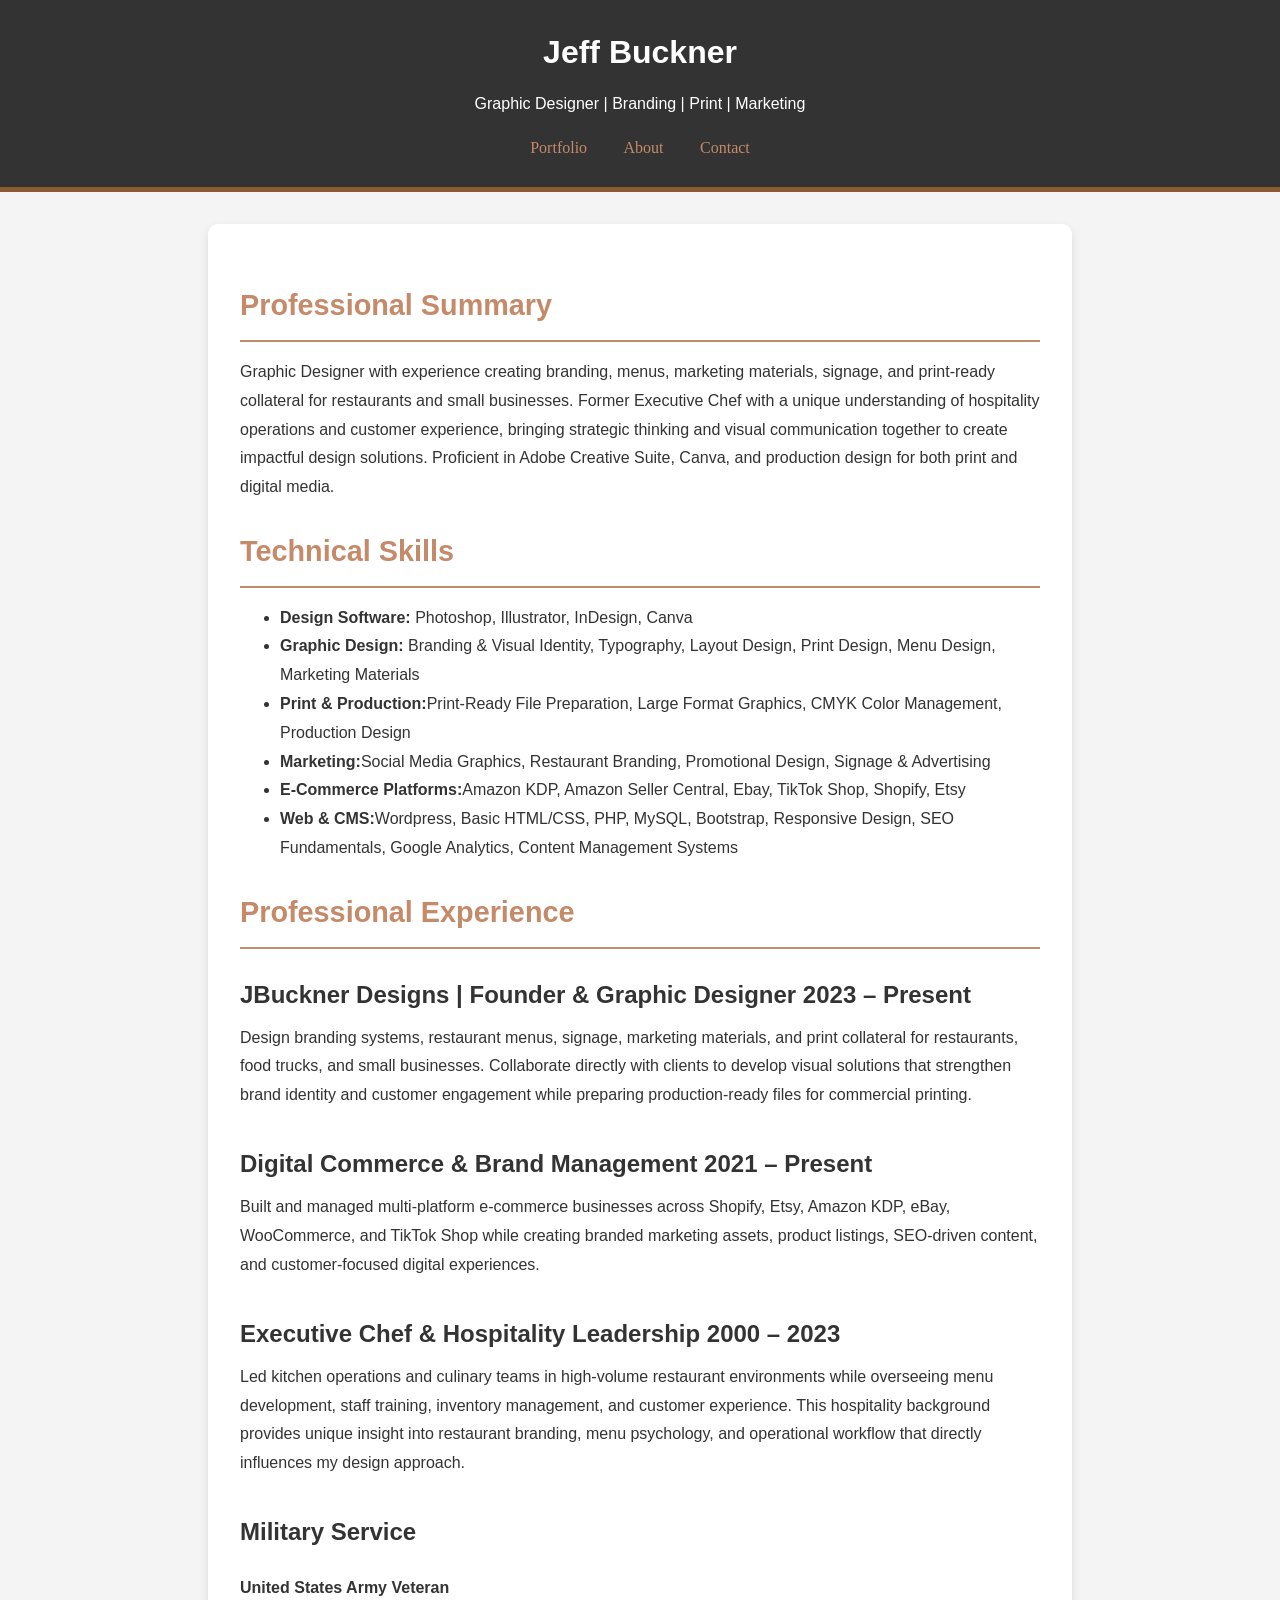
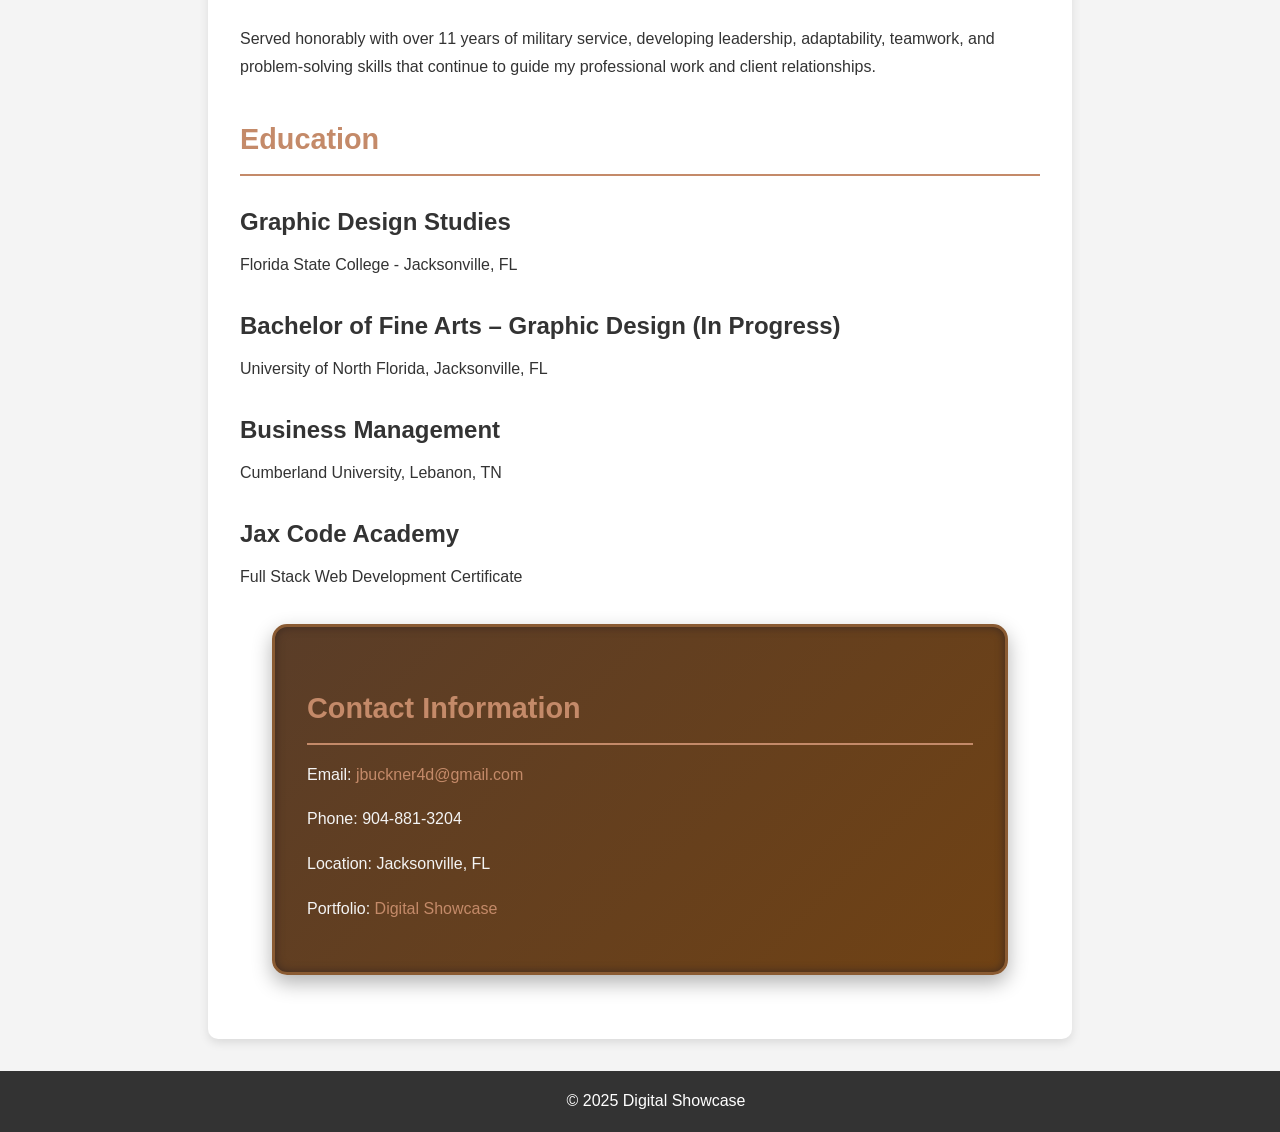
<file: resume.html>
<!DOCTYPE html>
<html lang="en">
  <head>
    <meta charset="UTF-8" />
    <meta name="viewport" content="width=device-width, initial-scale=1.0" />
    <title>Games Portfolio - Digital Showcase</title>
    <link rel="stylesheet" href="style.css" />
  </head>
  <body class="resume-layout">
    <header>
      <h1>Jeff Buckner</h1>
      <p>Graphic Designer | Branding | Print | Marketing</p>
      <nav>
        <a href="index.html">Portfolio</a>
        <a href="about.html">About</a>
        <a href="#contact">Contact</a>
      </nav>
    </header>
    <main>
      <!-- Professional Summary Section -->
      <section class="summary">
        <h2>Professional Summary</h2>
        <p>
Graphic Designer with experience creating branding, menus, marketing materials, signage, and print-ready collateral for restaurants and small businesses. Former Executive Chef with a unique understanding of hospitality operations and customer experience, bringing strategic thinking and visual communication together to create impactful design solutions. Proficient in Adobe Creative Suite, Canva, and production design for both print and digital media.      </section>

      <!-- Technical Skills Section -->
      <section class="skills">
        <h2>Technical Skills</h2>
        <ul>
          <li>
            <strong>Design Software:</strong> Photoshop, Illustrator, InDesign, Canva
          </li>
          <li><strong>Graphic Design:</strong> Branding & Visual Identity, Typography, Layout Design, Print Design, Menu Design, Marketing Materials</li>
          <li><strong>Print & Production:</strong>Print-Ready File Preparation, Large Format Graphics, CMYK Color Management, Production Design</li>
          <li>
            <strong>Marketing:</strong>Social Media Graphics, Restaurant Branding, Promotional Design, Signage & Advertising
          </li>
          <li>
            <strong>E-Commerce Platforms:</strong>Amazon KDP, Amazon Seller Central, Ebay, TikTok Shop, Shopify, Etsy
          </li>
          <li>
            <strong>Web & CMS:</strong>Wordpress, Basic HTML/CSS, PHP, MySQL, Bootstrap, Responsive Design, SEO Fundamentals, Google Analytics, Content Management Systems
          </li>
        </ul>
      </section>

      <!-- Professional Experience Section -->
      <section class="projects">
        <h2>Professional Experience</h2>
        <article class="project">
          <h3>JBuckner Designs | Founder & Graphic Designer 2023 – Present</h3>
          <p>
            Design branding systems, restaurant menus, signage, marketing materials, and print collateral for restaurants, food trucks, and small businesses. Collaborate directly with clients to develop visual solutions that strengthen brand identity and customer engagement while preparing production-ready files for commercial printing.
          </p>
        </article>

        <article class="project">
          <h3>Digital Commerce & Brand Management 2021 – Present</h3>
          <p>
Built and managed multi-platform e-commerce businesses across Shopify, Etsy, Amazon KDP, eBay, WooCommerce, and TikTok Shop while creating branded marketing assets, product listings, SEO-driven content, and customer-focused digital experiences.          </p>
        </article>

        <article class="project">
          <h3>Executive Chef & Hospitality Leadership 2000 – 2023</h3>
          <p>
            Led kitchen operations and culinary teams in high-volume restaurant environments while overseeing menu development, staff training, inventory management, and customer experience. This hospitality background provides unique insight into restaurant branding, menu psychology, and operational workflow that directly influences my design approach.
          </p>
        </article>
        <article class="project">
          <h3>Military Service</h3>
          <h4>United States Army Veteran</h4>
          <p>
Served honorably with over 11 years of military service, developing leadership, adaptability, teamwork, and problem-solving skills that continue to guide my professional work and client relationships.          </p>
        </article>
      </section>
      <!-- Education Section -->
      <section class="projects">
        <h2>Education</h2>
        <article class="project">
          <h3>Graphic Design Studies</h3>
          <p>
Florida State College - Jacksonville, FL          </p>
          <h3>Bachelor of Fine Arts – Graphic Design (In Progress)</h3>
          <p>
University of North Florida, Jacksonville, FL          </p>
          <h3>Business Management</h3>
          <p>
Cumberland University, Lebanon, TN        </p>
<h3>Jax Code Academy</h3>
          <p>
Full Stack Web Development Certificate
    </p>
        </article>

      <!-- Contact Section -->
      <section id="contact">
        <h2>Contact Information</h2>
        <p>
          Email: <a href="mailto:jbuckner4d@gmail.com">jbuckner4d@gmail.com</a>
        </p>
        <p>Phone: 904-881-3204</p>
        <p>Location: Jacksonville, FL</p>
        <p>Portfolio: <a href="index.html">Digital Showcase</a></p>
      </section>
    </main>
    <footer>
      <p>&copy; 2025 Digital Showcase</p>
    </footer>
  </body>
</html>
</file>
<file: style.css>
body {
  font-family: Arial, sans-serif;
  margin: 0;
  padding: 0;
  line-height: 1.6;
  background: #2c1c13;
  background-image: radial-gradient(
      circle at center,
      #5a3d28 5%,
      transparent 20%
    ),
    url("assets/images/gear-pattern.png");
  background-size: 100px 100px, cover;
  color: #f4f4f4;
}

header {
  background: linear-gradient(135deg, #704214, #c48a69, #5a3d28);
  color: #f4f4f4;
  padding: 1.5rem;
  text-align: center;
  border-bottom: 5px solid #8a5b33;
}

header nav a {
  color: #f4f4f4;
  margin: 0 1.5rem;
  text-decoration: none;
  font-family: "Playfair Display", serif;
  font-size: 1.2rem;
}

header nav a:hover {
  color: #c48a69;
  text-shadow: 0 2px 4px rgba(0, 0, 0, 0.6);
}

.product-container {
  display: flex;
  flex-wrap: wrap;
  gap: 20px;
  justify-content: center;
  padding: 2rem;
}

.product-card {
  background: linear-gradient(145deg, #c9b08e, #99734f);
  border: 3px solid #8a5b33;
  border-radius: 15px;
  box-shadow: 0 10px 25px rgba(0, 0, 0, 0.2), 0 0 10px #604020 inset;
  overflow: hidden;
  width: 300px;
  text-align: center;
  position: relative;
  transition: transform 0.3s ease, box-shadow 0.3s ease;
}

.product-card:hover {
  transform: scale(1.05);
  box-shadow: 0 15px 35px rgba(0, 0, 0, 0.3), 0 0 20px #604020 inset;
}

.product-card img {
  width: 100%;
  height: 200px;
  object-fit: cover;
  border-bottom: 3px solid #8a5b33;
  filter: sepia(40%);
}

.product-card h3 {
  margin: 1rem 0;
  font-size: 1.6rem;
  font-family: "Cormorant Garamond", serif;
  color: #2b1f0f;
}

.product-card p {
  font-size: 1rem;
  color: #49392a;
  padding: 0 1rem;
  margin-bottom: 1rem;
  line-height: 1.5;
}

.product-card button {
  background: linear-gradient(145deg, #c88b6a, #8a5b33);
  color: #725240;
  border: 2px solid #604020;
  padding: 0.8rem 1.5rem;
  border-radius: 30px;
  font-family: "Playfair Display", serif;
  cursor: pointer;
  font-size: 1rem;
  margin-bottom: 1rem;
  transition: transform 0.3s ease, background 0.3s ease;
}

.product-card button:hover {
  background: linear-gradient(145deg, #8a5b33, #604020);
  transform: scale(1.05);
}

.product-card::before {
  content: "";
  position: absolute;
  top: 0;
  left: 0;
  width: 100%;
  height: 100%;
  background: url("assets/images/texture.png") repeat;
  opacity: 0.1;
  pointer-events: none;
  z-index: -1;
}

.info-box {
  position: absolute;
  top: 0;
  left: 250px;
  width: 300px;
  padding: 20px;
  background-color: #5a3d28; /* Match theme background */
  border: 1px solid #8a5b33; /* Match copper border */
  border-radius: 10px;
  box-shadow: 0 4px 8px rgba(0, 0, 0, 0.1);
  display: none;
  z-index: 1000;
  color: #f4f4f4; /* Light text color */
}

.info-box.visible {
  display: block;
}

.info-box h4 {
  margin-bottom: 15px;
  font-size: 1.6rem;
  color: #c48a69; /* Copper-like heading */
  font-weight: bold;
}

.info-box p {
  font-size: 1.1rem; /* Slightly larger for readability */
  color: #f4f4f4; /* Light text */
  line-height: 1.8; /* Increase line spacing */
  margin-bottom: 15px; /* Add space between paragraphs */
}

.info-box p span {
  font-weight: bold; /* Highlight important terms */
  color: #e0c18c; /* Slightly lighter color for emphasis */
}
#contact {
  background: linear-gradient(135deg, #5a3d28, #704214);
  border: 3px solid #8a5b33;
  border-radius: 15px;
  padding: 2rem;
  margin: 2rem;
  box-shadow: 0 8px 20px rgba(0, 0, 0, 0.3), inset 0 0 10px #3e2a21;
  color: #f4f4f4;
}

#contact form input,
#contact form textarea {
  width: 100%;
  padding: 0.8rem;
  margin: 0.5rem 0;
  border: 2px solid #3e2a21;
  border-radius: 8px;
  background-color: #2c1c13;
  color: #f4f4f4;
  font-family: "Cormorant Garamond", serif;
  font-size: 1rem;
}

#contact form input:focus,
#contact form textarea:focus {
  outline: none;
  border-color: #c48a69;
  box-shadow: 0 0 5px #c48a69;
}

#contact form button {
  background: linear-gradient(135deg, #c88b6a, #8a5b33);
  color: #f4f4f4;
  border: none;
  padding: 0.8rem 2rem;
  border-radius: 30px;
  font-family: "Playfair Display", serif;
  font-size: 1.2rem;
  cursor: pointer;
  transition: transform 0.3s ease, background 0.3s ease;
}

#contact form button:hover {
  background: linear-gradient(135deg, #8a5b33, #5a3d28);
  transform: translateY(-2px);
}

@media (max-width: 768px) {
  .product-card {
    width: 100%;
  }
}
footer {
  text-align: center;
  width: 100%;
  padding: 1rem 0;
}

footer p {
  margin: 0;
}
/* ABOUT PAGE */
.about-page {
  font-family: Arial, sans-serif;
  margin: 0;
  padding: 0;
  background: #2c1c13;
  background-image: radial-gradient(
      circle at center,
      rgba(90, 61, 40, 0.12) 5%,
      transparent 20%
    ),
    url("assets/images/gear-pattern.png");
  background-size: 100px 100px, cover;
  color: #f4f4f4;
  line-height: 1.7;
}

.about-page header {
  background: linear-gradient(135deg, #5a3d28, #c48a69);
  color: #fff;
  padding: 2rem;
  text-align: center;
  border-bottom: 4px solid #8a5b33;
}

.about-page header h1 {
  font-family: "Playfair Display", serif;
  font-size: 2.75rem;
  margin: 0;
}

.about-page header nav {
  margin-top: 1rem;
}

.about-page header nav a {
  color: #f4f4f4;
  margin: 0 1rem;
  text-decoration: none;
  font-size: 1.1rem;
  font-family: "Playfair Display", serif;
}

.about-page main {
  max-width: 1200px;
  width: 90%;
  margin: 3rem auto;
  padding: 5rem;}
.about-page main h2 {
  font-family: "Playfair Display", serif;
  font-size: 2.6rem;
  color: #c48a69;
  margin-bottom: 2rem;
  text-align: center;
}

.about-page main p strong {
  color: #c48a69;
}

.about-page .mission-line {
  margin-top: 3rem;
  padding: 2rem;
  border-left: 5px solid #c48a69;
  background: rgba(196, 138, 105, 0.12);
  border-radius: 12px;
}

.about-page .mission-line h3 {
  font-family: "Playfair Display", serif;
  color: #c48a69;
  font-size: 1.6rem;
  margin-top: 0;
}

.about-page .mission-line p {
  font-size: 1.35rem;
  line-height: 1.7;
  font-weight: bold;
  margin-bottom: 0;
}

.about-page footer {
  background: #333;
  color: #fff;
  text-align: center;
  padding: 1rem;
  margin-top: 2rem;
}

.about-page footer p {
  margin: 0;
  font-size: 0.9rem;
}

@media (max-width: 600px) {
  .about-page main {
    max-width: 90%;
    padding: 2rem;
  }

  .about-page header h1 {
    font-size: 2rem;
  }

  .about-page main h2 {
    font-size: 2rem;
  }

  .about-page main p {
    font-size: 1rem;
  }
}


/* General Styles for Resume Layout */
.resume-layout {
  font-family: Arial, sans-serif;
  margin: 0;
  padding: 0;
  background: #f4f4f4; /* Light background for paper-like feel */
  color: #333; /* Dark text for readability */
  line-height: 1.8;
}

.resume-layout header {
  background: #333;
  color: #fff;
  text-align: center;
  padding: 1.5rem;
}

.resume-layout header h1 {
  font-size: 2rem;
  margin: 0;
}

.resume-layout header p {
  font-size: 1rem;
  margin: 0.5rem 0;
}

.resume-layout header nav {
  margin-top: 1rem;
}

.resume-layout header nav a {
  color: #c48a69;
  margin: 0 1rem;
  text-decoration: none;
  font-size: 1rem;
}

.resume-layout header nav a:hover {
  text-decoration: underline;
}

/* Main Section */
.resume-layout main {
  max-width: 800px;
  margin: 2rem auto;
  padding: 2rem;
  background: #fff;
  border-radius: 10px;
  box-shadow: 0 4px 10px rgba(0, 0, 0, 0.1);
}

.resume-layout main h2 {
  font-size: 1.8rem;
  color: #c48a69;
  border-bottom: 2px solid #c48a69;
  padding-bottom: 0.5rem;
  margin-bottom: 1rem;
}

.resume-layout article {
  margin-bottom: 2rem;
}

.resume-layout article h3 {
  font-size: 1.5rem;
  color: #333;
  margin-bottom: 0.5rem;
}

.resume-layout article p,
.resume-layout article ul {
  margin: 0.5rem 0;
  font-size: 1rem;
}

.resume-layout article ul {
  padding-left: 1.5rem;
}

.resume-layout article ul li {
  list-style: disc;
}

/* Contact Section */
.resume-layout #contact {
  margin-top: 2rem;
}

.resume-layout #contact a {
  color: #c48a69;
  text-decoration: none;
}

.resume-layout #contact a:hover {
  text-decoration: underline;
}

/* Footer */
.resume-layout footer {
  background: #333;
  color: #fff;
  text-align: center;
  padding: 1rem;
  margin-top: 2rem;
}
</file>
